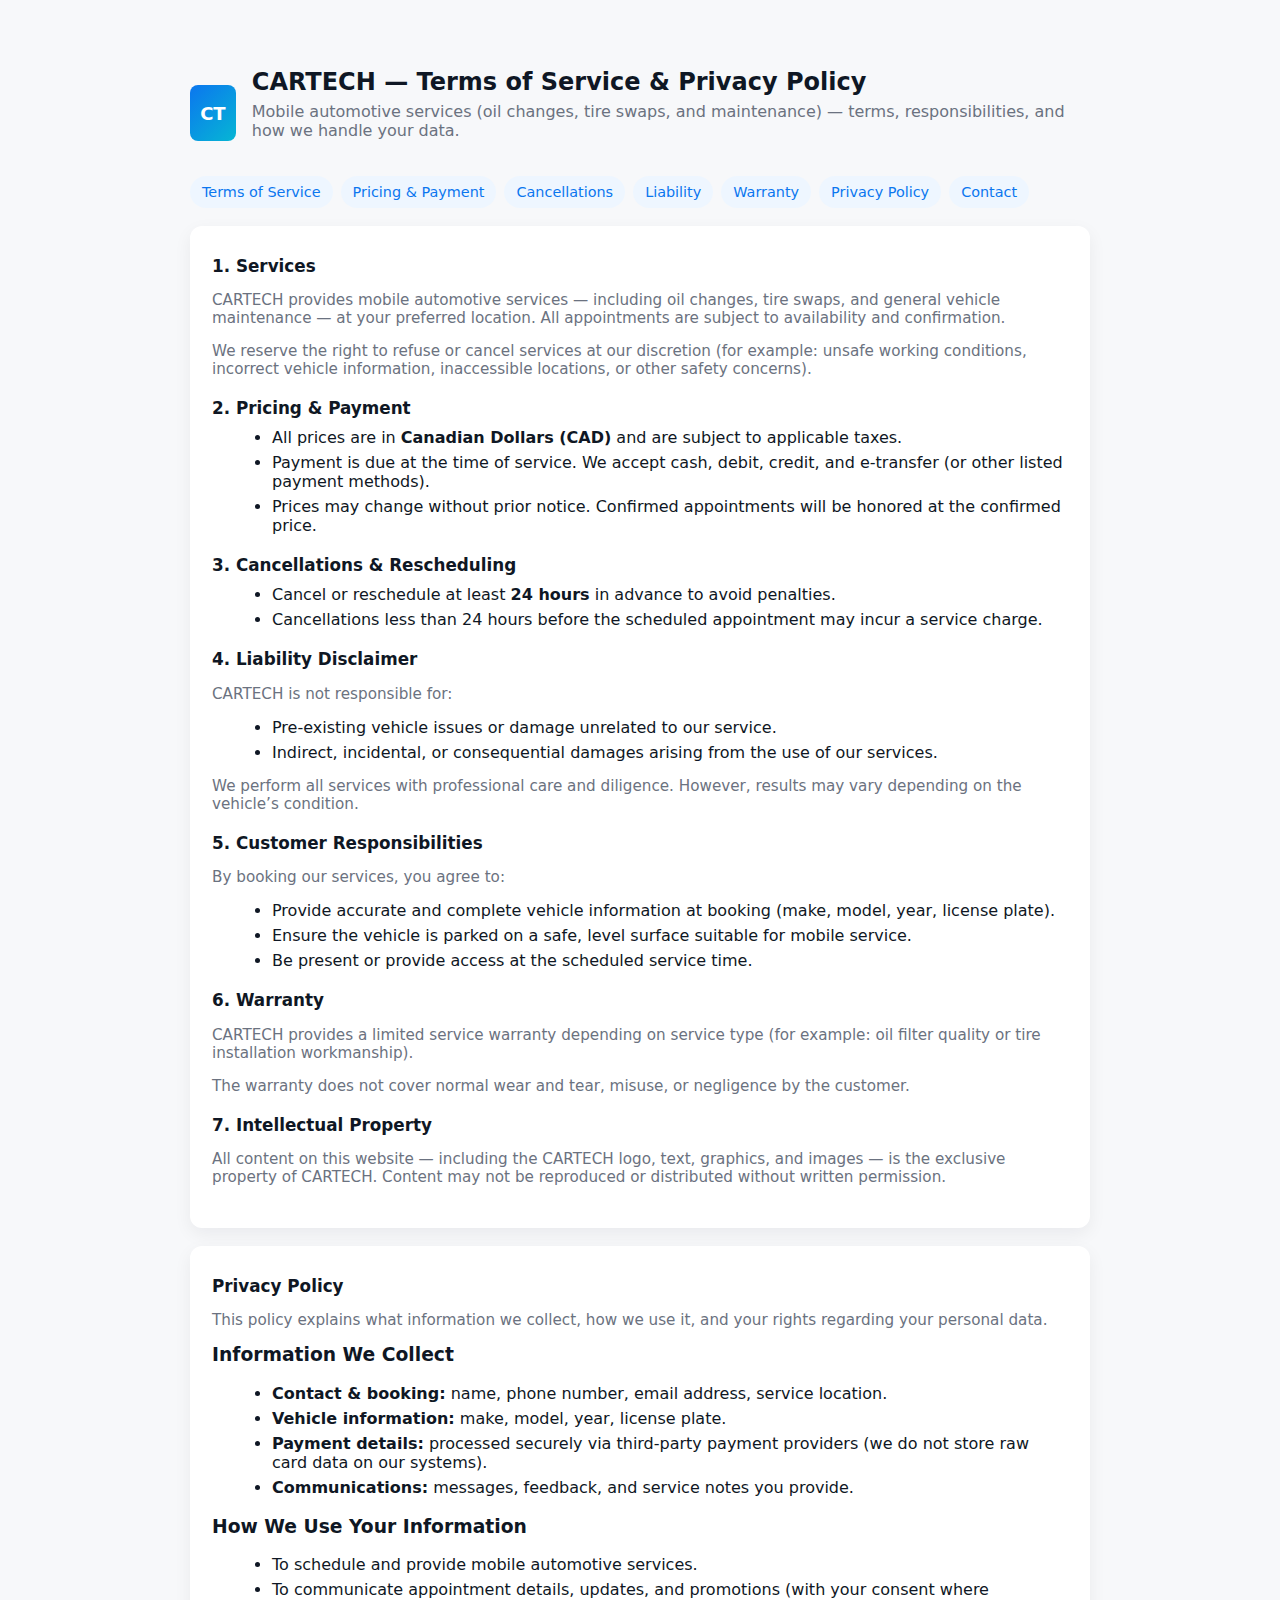
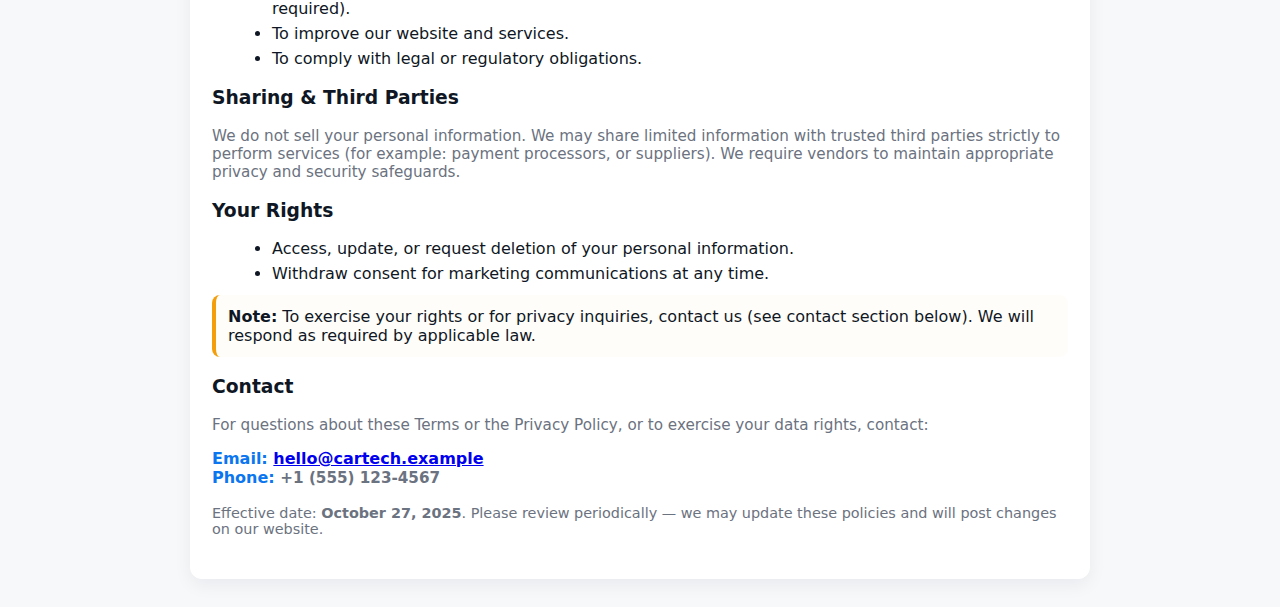
<file: taq.html>
<!doctype html>
<html lang="en">
<head>
  <meta charset="utf-8" />
  <meta name="viewport" content="width=device-width,initial-scale=1" />
  <title>CARTECH — Terms of Service & Privacy Policy</title>
  <meta name="description" content="Terms of Service and Privacy Policy for CARTECH mobile automotive services." />
  <style>
    :root{
      --bg:#f7f8fa; --card:#ffffff; --accent:#0b76ef; --muted:#6b7280; --maxw:900px;
      font-family: Inter, ui-sans-serif, system-ui, -apple-system, "Segoe UI", Roboto, "Helvetica Neue", Arial;
    }
    html,body{height:100%; margin:0; background:var(--bg); color:#0f1724;}
    .container{max-width:var(--maxw); margin:40px auto; padding:28px;}
    header{display:flex;gap:16px;align-items:center;margin-bottom:18px;}
    .logo{width:56px;height:56px;border-radius:8px;background:linear-gradient(135deg,var(--accent),#06b6d4);display:flex;align-items:center;justify-content:center;color:#fff;font-weight:700;font-size:18px;}
    h1{margin:0;font-size:1.5rem;}
    p.lead{margin:6px 0 18px;color:var(--muted);}
    .card{background:var(--card);border-radius:12px;padding:22px;box-shadow:0 6px 18px rgba(20,24,40,0.06);}
    nav.toc{display:flex;gap:8px;flex-wrap:wrap;margin:14px 0 18px;}
    nav.toc a{background:#eef6ff;color:var(--accent);padding:8px 12px;border-radius:999px;text-decoration:none;font-size:0.9rem;}
    section{margin-bottom:20px;}
    h2{font-size:1.05rem;margin:8px 0 10px;}
    ul{margin:8px 0 12px 1.25rem;}
    li{margin:6px 0;}
    .muted{color:var(--muted);font-size:0.95rem;}
    .note{background:#fffdfa;border-left:4px solid #f59e0b;padding:12px;border-radius:8px;margin:12px 0;}
    footer{margin-top:18px;color:var(--muted);font-size:0.9rem;}
    @media (max-width:520px){ .container{margin:18px;padding:16px;} header{gap:10px;} h1{font-size:1.2rem;} }
    @media print{ body{background:white;} .card{box-shadow:none;border-radius:0;} nav.toc{display:none;} }
    .meta {font-size:0.9rem;color:var(--muted);margin-top:6px;}
    .contact {margin-top:12px;font-weight:600;color:var(--accent);}
  </style>
</head>
<body>
  <main class="container" role="main">
    <header>
      <div class="logo" aria-hidden="true">CT</div>
      <div>
        <h1>CARTECH — Terms of Service &amp; Privacy Policy</h1>
        <p class="lead">Mobile automotive services (oil changes, tire swaps, and maintenance) — terms, responsibilities, and how we handle your data.</p>
      </div>
    </header>

    <nav class="toc" aria-label="Quick links">
      <a href="#terms">Terms of Service</a>
      <a href="#pricing">Pricing &amp; Payment</a>
      <a href="#cancel">Cancellations</a>
      <a href="#liability">Liability</a>
      <a href="#warranty">Warranty</a>
      <a href="#privacy">Privacy Policy</a>
      <a href="#contact">Contact</a>
    </nav>

    <div class="card" id="terms">
      <section aria-labelledby="services-heading">
        <h2 id="services-heading">1. Services</h2>
        <p class="muted">CARTECH provides mobile automotive services — including oil changes, tire swaps, and general vehicle maintenance — at your preferred location. All appointments are subject to availability and confirmation.</p>
        <p class="muted">We reserve the right to refuse or cancel services at our discretion (for example: unsafe working conditions, incorrect vehicle information, inaccessible locations, or other safety concerns).</p>
      </section>

      <section id="pricing" aria-labelledby="pricing-heading">
        <h2 id="pricing-heading">2. Pricing &amp; Payment</h2>
        <ul>
          <li>All prices are in <strong>Canadian Dollars (CAD)</strong> and are subject to applicable taxes.</li>
          <li>Payment is due at the time of service. We accept cash, debit, credit, and e-transfer (or other listed payment methods).</li>
          <li>Prices may change without prior notice. Confirmed appointments will be honored at the confirmed price.</li>
        </ul>
      </section>

      <section id="cancel" aria-labelledby="cancel-heading">
        <h2 id="cancel-heading">3. Cancellations &amp; Rescheduling</h2>
        <ul>
          <li>Cancel or reschedule at least <strong>24 hours</strong> in advance to avoid penalties.</li>
          <li>Cancellations less than 24 hours before the scheduled appointment may incur a service charge.</li>
        </ul>
      </section>

      <section id="liability" aria-labelledby="liability-heading">
        <h2 id="liability-heading">4. Liability Disclaimer</h2>
        <p class="muted">CARTECH is not responsible for:</p>
        <ul>
          <li>Pre-existing vehicle issues or damage unrelated to our service.</li>
          <li>Indirect, incidental, or consequential damages arising from the use of our services.</li>
        </ul>
        <p class="muted">We perform all services with professional care and diligence. However, results may vary depending on the vehicle’s condition.</p>
      </section>

      <section id="customer-resp" aria-labelledby="customer-resp-heading">
        <h2 id="customer-resp-heading">5. Customer Responsibilities</h2>
        <p class="muted">By booking our services, you agree to:</p>
        <ul>
          <li>Provide accurate and complete vehicle information at booking (make, model, year, license plate).</li>
          <li>Ensure the vehicle is parked on a safe, level surface suitable for mobile service.</li>
          <li>Be present or provide access at the scheduled service time.</li>
        </ul>
      </section>

      <section id="warranty" aria-labelledby="warranty-heading">
        <h2 id="warranty-heading">6. Warranty</h2>
        <p class="muted">CARTECH provides a limited service warranty depending on service type (for example: oil filter quality or tire installation workmanship).</p>
        <p class="muted">The warranty does not cover normal wear and tear, misuse, or negligence by the customer.</p>
      </section>

      <section id="ip" aria-labelledby="ip-heading">
        <h2 id="ip-heading">7. Intellectual Property</h2>
        <p class="muted">All content on this website — including the CARTECH logo, text, graphics, and images — is the exclusive property of CARTECH. Content may not be reproduced or distributed without written permission.</p>
      </section>
    </div>

    <div class="card" id="privacy" style="margin-top:18px;">
      <section aria-labelledby="privacy-heading">
        <h2 id="privacy-heading">Privacy Policy</h2>
        <p class="muted">This policy explains what information we collect, how we use it, and your rights regarding your personal data.</p>

        <h3 style="margin-top:8px;">Information We Collect</h3>
        <ul>
          <li><strong>Contact & booking:</strong> name, phone number, email address, service location.</li>
          <li><strong>Vehicle information:</strong> make, model, year, license plate.</li>
          <li><strong>Payment details:</strong> processed securely via third-party payment providers (we do not store raw card data on our systems).</li>
          <li><strong>Communications:</strong> messages, feedback, and service notes you provide.</li>
        </ul>

        <h3>How We Use Your Information</h3>
        <ul>
          <li>To schedule and provide mobile automotive services.</li>
          <li>To communicate appointment details, updates, and promotions (with your consent where required).</li>
          <li>To improve our website and services.</li>
          <li>To comply with legal or regulatory obligations.</li>
        </ul>

        <h3>Sharing & Third Parties</h3>
        <p class="muted">We do not sell your personal information. We may share limited information with trusted third parties strictly to perform services (for example: payment processors, or suppliers). We require vendors to maintain appropriate privacy and security safeguards.</p>

        <h3>Your Rights</h3>
        <ul>
          <li>Access, update, or request deletion of your personal information.</li>
          <li>Withdraw consent for marketing communications at any time.</li>
        </ul>

        <div class="note" role="note">
          <strong>Note:</strong> To exercise your rights or for privacy inquiries, contact us (see contact section below). We will respond as required by applicable law.
        </div>

        <h3 id="contact">Contact</h3>
        <p class="muted">For questions about these Terms or the Privacy Policy, or to exercise your data rights, contact:</p>
        <p class="contact">Email: <a href="mailto:hello@cartech.example">hello@cartech.example</a><br/>Phone: <span class="muted">+1 (555) 123-4567</span></p>

        <footer>
          <p class="meta">Effective date: <strong>October 27, 2025</strong>. Please review periodically — we may update these policies and will post changes on our website.</p>
        </footer>
      </section>
    </div>
  </main>
</body>
</html>
</file>
